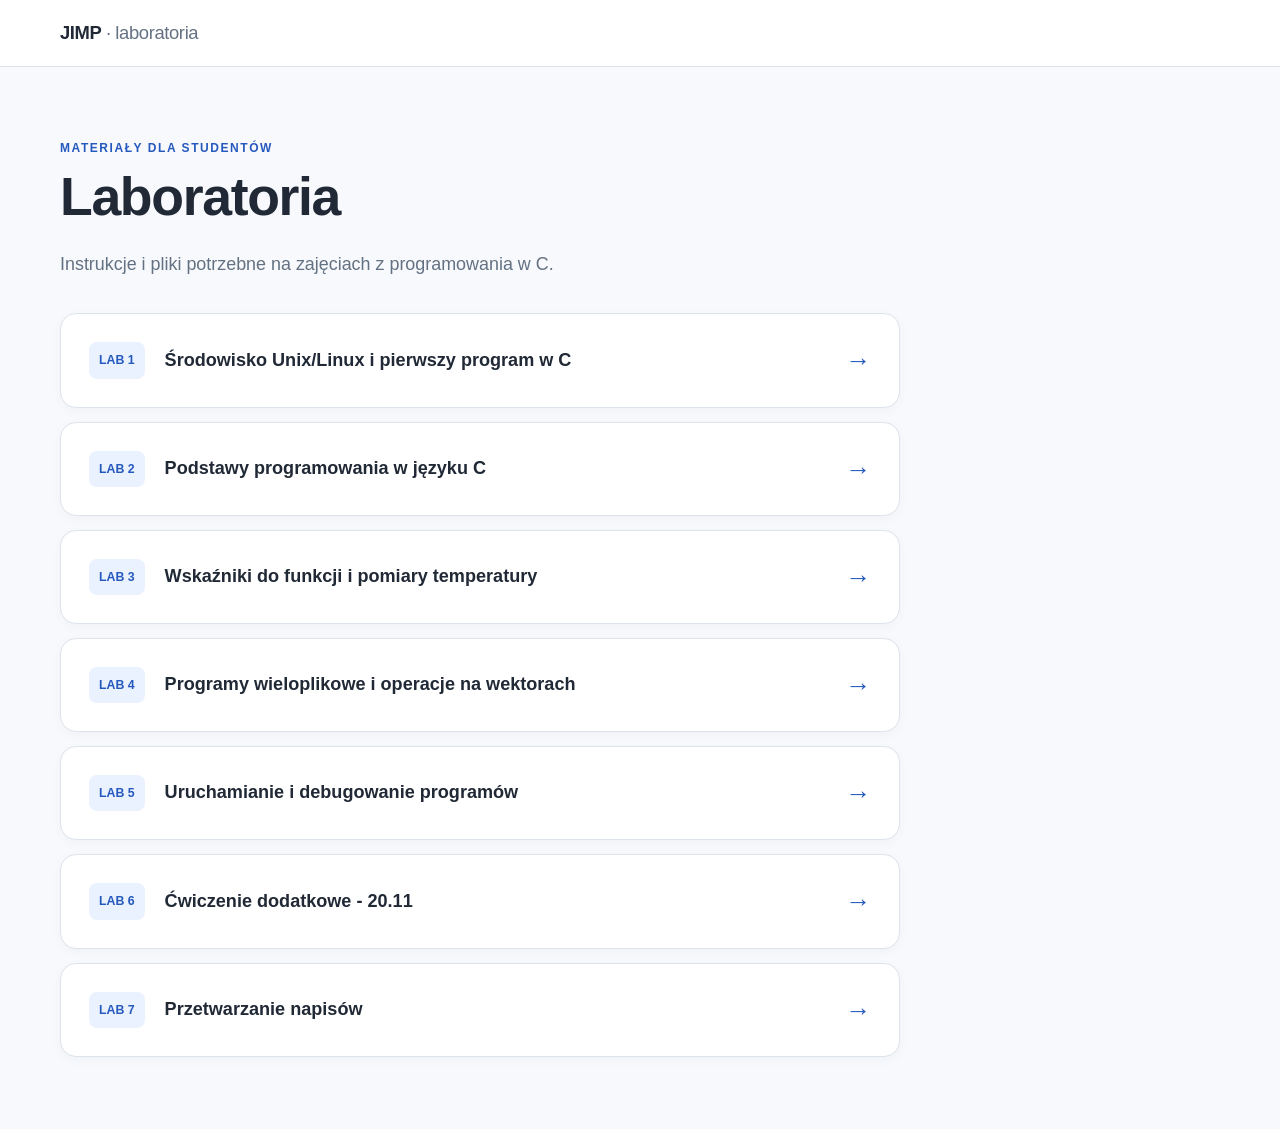
<file: index.html>
<!doctype html>
<html lang="pl">
<head>
  <meta charset="utf-8"><meta name="viewport" content="width=device-width,initial-scale=1">
  <title>JIMP — Laboratoria</title><link rel="stylesheet" href="assets/style.css">
  <link rel="icon" type="image/png" href="assets/favicon.png">
</head>
<body>
  <header class="topbar"><div class="shell"><a class="brand" href="./">JIMP <span>· laboratoria</span></a></div></header>
  <main class="shell landing">
    <div class="eyebrow">Materiały dla studentów</div>
    <h1>Laboratoria</h1>
    <p class="intro">Instrukcje i pliki potrzebne na zajęciach z programowania w C.</p>
    <div id="lab-list" class="lab-list" aria-live="polite"><a class="lab-card" href="labs/lab.html?id=3"><span class="lab-number">LAB 3</span><strong>Wskaźniki do funkcji i pomiary temperatury</strong><span class="card-arrow" aria-hidden="true">→</span></a></div>
  </main>
  <script src="assets/home.js" defer></script>
</body>
</html>
</file>
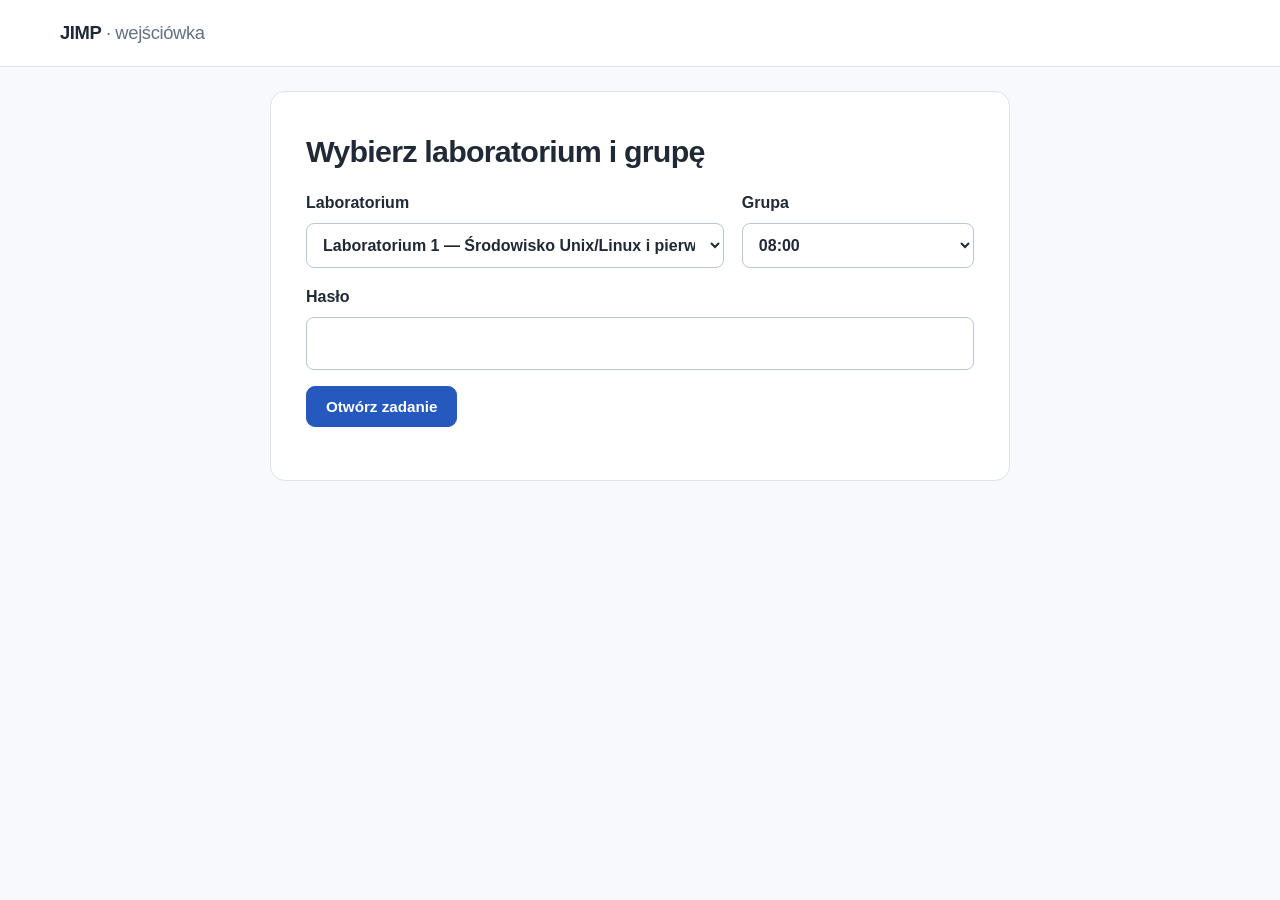
<file: teacher.html>
<!doctype html>
<html lang="pl">
<head>
  <meta charset="utf-8"><meta name="viewport" content="width=device-width,initial-scale=1">
  <title>Wejściówka — JIMP</title><link rel="stylesheet" href="assets/style.css">
  <link rel="stylesheet" href="assets/teacher-projector.css">
  <link rel="shortcut icon" type="image/x-icon" href="favicon.ico">
</head>
<body class="teacher-body">
<header class="topbar"><div class="shell"><span class="brand">JIMP <span>· wejściówka</span></span></div></header>
<main class="shell teacher-shell">
  <section id="login" class="login-card">
    <h1>Wybierz laboratorium i grupę</h1>
    <div class="form-grid">
      <label>Laboratorium<select id="lab" autocomplete="off"></select></label>
      <label>Grupa<select id="group" autocomplete="off"><option value="08">08:00</option><option value="10">10:00</option><option value="12">12:00</option></select></label>
    </div>
    <label>Hasło<input id="password" type="password" autocomplete="off"></label>
    <button id="unlock" class="button" type="button">Otwórz zadanie</button>
    <p id="error" class="error" role="alert" aria-live="polite"></p>
  </section>
  <div id="presentation" hidden>
    <div class="presentation-toolbar"><span id="group-label" aria-live="polite"></span><div class="action-row"><button id="fullscreen" class="button secondary" type="button">Pełny ekran</button><button id="lock" class="button secondary" type="button">Zablokuj</button></div></div>
    <article id="slide" class="question-sheet"></article>
  </div>
</main>
<script src="assets/teacher.js" defer></script>
</body>
</html>
</file>
<file: assets/style.css>
:root {color-scheme:light;--ink:#202935;--muted:#637182;--border:#dce3ea;--paper:#fff;--background:#f7f9fc;--accent:#2559bd;--accent-deep:#17458f;--soft:#eaf1ff;--mono-bg:#171d28;--mono:#ecf1f9;font-family:Inter,"Segoe UI",Arial,sans-serif;}
*{box-sizing:border-box} html{scroll-behavior:smooth} body{margin:0;background:var(--background);color:var(--ink);line-height:1.65;font-size:16px}
a{color:var(--accent)} a:hover{text-decoration-thickness:2px} code,pre,textarea{font-family:Consolas,"Liberation Mono",monospace}
code{font-size:.92em} p{margin:0 0 1rem} h1,h2,h3{line-height:1.22;letter-spacing:-.025em} h1{font-size:clamp(2.1rem,4.5vw,3.35rem);margin:.35rem 0 1.25rem} h2{font-size:1.65rem;margin:0 0 1rem}h3{font-size:1.2rem;margin:2rem 0 .65rem}li{margin-bottom:.55rem}
.shell{width:min(1160px,calc(100% - 48px));margin:0 auto}
.topbar{border-bottom:1px solid var(--border);background:var(--paper)}.topbar .shell{min-height:66px;display:flex;justify-content:space-between;align-items:center;gap:20px}.brand{font-size:1.15rem;letter-spacing:-.02em;font-weight:800;text-decoration:none;color:var(--ink)}.brand span{font-weight:500;color:var(--muted)}.toplink{font-size:.92rem;text-decoration:none;font-weight:600}
.landing{padding:72px 0}.eyebrow,.section-kicker{font-size:.75rem;text-transform:uppercase;font-weight:800;letter-spacing:.13em;color:var(--accent)}.intro{font-size:1.12rem;line-height:1.65;color:var(--muted);max-width:750px}.lab-list{display:grid;gap:14px;margin-top:34px;max-width:840px}.lab-card{display:flex;align-items:center;gap:20px;padding:25px 28px;background:var(--paper);border:1px solid var(--border);border-radius:16px;text-decoration:none;color:var(--ink);box-shadow:0 3px 12px #142a4a08;transition:transform .15s,border-color .15s}.lab-card:hover{transform:translateY(-2px);border-color:#9ab8ef}.lab-number{white-space:nowrap;color:var(--accent);background:var(--soft);font-size:.77rem;font-weight:800;border-radius:8px;padding:8px 10px}.lab-card strong{flex:1;font-size:1.13rem}.card-arrow{font-size:1.6rem;color:var(--accent)}
.lesson{padding-top:50px;padding-bottom:96px}.lesson>.intro{max-width:900px;margin-bottom:35px}.lesson-layout{display:grid;grid-template-columns:minmax(0,1fr) 218px;gap:32px;align-items:start}.lesson-main{min-width:0}.section-block{padding:34px 38px;margin-bottom:24px;background:var(--paper);border:1px solid var(--border);border-radius:16px;box-shadow:0 2px 8px #142a4a05;scroll-margin-top:25px}.section-kicker{margin-bottom:12px}.steps{padding-left:25px}.lesson-toc{position:sticky;top:30px;display:flex;flex-direction:column;gap:4px;padding:22px;background:var(--paper);border:1px solid var(--border);border-radius:14px}.lesson-toc a{display:block;text-decoration:none;font-size:.88rem;color:var(--muted);padding:7px 4px}.lesson-toc a:hover{color:var(--accent)}.toc-label{font-size:.75rem;text-transform:uppercase;letter-spacing:.08em;font-weight:800;color:var(--muted);margin-bottom:8px}
.note{border:1px solid #d3e0fd;background:#f3f7ff;border-left:4px solid #6795e9;border-radius:8px;padding:16px 20px;margin:20px 0}.note strong{font-size:.93rem}.note p:last-child{margin-bottom:0}.note.warning{border-color:#ead8ac;background:#fff9ec;border-left-color:#d3a548}
.download-strip{display:flex;gap:20px;justify-content:space-between;align-items:center;background:#f7f9fd;border:1px solid var(--border);border-radius:12px;padding:20px 22px;margin:22px 0}.download-strip.primary{background:#eef5ff;border-color:#bad1f8}.download-strip p{font-size:.9rem;margin:.2rem 0 0;color:var(--muted)}
.button{display:inline-flex;align-items:center;justify-content:center;gap:8px;border:1px solid var(--accent);border-radius:9px;padding:11px 19px;background:var(--accent);font-size:.95rem;font-weight:700;text-decoration:none;color:#fff;cursor:pointer;white-space:nowrap}.button:hover{background:var(--accent-deep);color:#fff}.button.small{font-size:.85rem;padding:9px 14px}.button.secondary{background:white;color:var(--ink);border-color:#bac7d7}.button.secondary:hover{background:#f4f8fe}.button:disabled{opacity:.5;cursor:wait}
.code-box{background:var(--mono-bg);color:var(--mono);border-radius:12px;overflow:hidden;margin:14px 0 20px}.code-header{display:flex;align-items:center;justify-content:space-between;gap:15px;color:#a8b9d0;border-bottom:1px solid #ffffff20;padding:9px 17px;font:12px "Segoe UI",sans-serif}.copy-btn{color:#b7cffc;background:transparent;border:1px solid #7890ab6c;border-radius:5px;cursor:pointer;padding:5px 10px;font-size:12px}.code-box pre{padding:20px;margin:0;overflow-x:auto;font-size:14px;line-height:1.6;tab-size:4;white-space:pre}.code-box code{font-size:inherit;line-height:inherit}.formula-grid{display:grid;grid-template-columns:repeat(2,minmax(0,1fr));gap:12px;margin:16px 0}.formula{padding:18px;background:#f5f7fb;border:1px solid var(--border);border-radius:10px}.formula span{font-size:.83rem;color:var(--muted);display:block}.formula strong{font-size:1.2rem}
.muted{color:var(--muted)}.notes-section label{display:block;margin-bottom:14px;font-size:.9rem}.scratch{display:block;width:100%;border:1px solid #414e61;background:var(--mono-bg);color:var(--mono);border-radius:12px;min-height:230px;padding:18px;font-size:15px;line-height:1.6;resize:vertical}.smallprint{font-size:.8rem;margin-top:10px}
.teacher-shell{padding-top:44px;padding-bottom:70px}.login-card{background:var(--paper);border:1px solid var(--border);border-radius:15px;padding:35px;max-width:740px;margin:auto}.login-card h1{font-size:1.9rem}.login-card label{font-weight:650;display:flex;flex-direction:column;gap:7px;margin-bottom:16px}.login-card select,.login-card input{display:block;width:100%;padding:12px;border:1px solid #b9c6d5;border-radius:8px;font:inherit;background:#fff;color:var(--ink)}.form-grid{display:grid;grid-template-columns:1.8fr 1fr;gap:18px}.error{color:#a32235;font-weight:600;margin-top:18px}.presentation-toolbar{display:flex;justify-content:space-between;align-items:center;gap:20px;flex-wrap:wrap;margin-bottom:20px}.presentation-toolbar>span{font-size:.93rem;color:var(--muted);font-weight:700}.action-row{display:flex;gap:10px}.question-sheet{padding:clamp(24px,4vw,56px);background:#fff;border:1px solid var(--border);border-radius:16px;font-size:clamp(1.18rem,2.3vw,1.8rem);line-height:1.48}.question-sheet h1{font-size:clamp(2rem,3.5vw,3.2rem);margin-top:0}.question-sheet h2{font-size:clamp(1.15rem,2vw,1.55rem);margin:1.6rem 0 .5rem}.question-sheet li{margin:.4rem 0}.question-sheet .example{font-family:Consolas,monospace;font-size:clamp(1.2rem,2vw,1.65rem);white-space:pre-wrap;margin-bottom:.25rem}.question-sheet .task-text{line-height:1.48}
[hidden]{display:none!important}#presentation:fullscreen{background:var(--background);padding:3.5vh 4vw;overflow-y:auto}#presentation:fullscreen .question-sheet{font-size:clamp(1.4rem,2.3vw,2.4rem)}
@media(max-width:860px){.lesson-layout{grid-template-columns:1fr}.lesson-toc{position:static;order:-1;flex-direction:row;flex-wrap:wrap}.lesson-toc a{padding:5px}.section-block{padding:27px 24px}}@media(max-width:600px){.shell{width:min(100% - 30px,1160px)}.landing{padding-top:45px}.toplink{font-size:.8rem}.lab-card{padding:18px;gap:12px;flex-wrap:wrap}.download-strip{align-items:flex-start;flex-direction:column}.formula-grid,.form-grid{grid-template-columns:1fr}.lesson{padding-top:35px}.section-block{padding:22px 18px}.login-card{padding:23px}.action-row{flex-wrap:wrap}}

/* Markdown-generated laboratory content */
#lab-intro{max-width:900px;margin-bottom:35px}
#lab-intro p{font-size:1.12rem;line-height:1.65;color:var(--muted);margin:0 0 1rem}
.md-quote{margin:18px 0;border-left:3px solid #9babc0;background:#f7f9fc;padding:12px 18px}
.md-quote p:last-child{margin-bottom:0}
.markdown-image{display:block;max-width:100%;height:auto;border-radius:10px;margin:16px 0}
.load-error{color:#a32235;font-weight:600;background:#fff3f4;padding:18px;border-radius:10px}


/* Tabele w instrukcjach */
.lesson-main .table-scroll {
  max-width: 100%;
  overflow-x: auto;
  margin: 1rem 0 1.4rem;
}

.lesson-main .md-table {
  width: 100%;
  border-collapse: collapse;
  font-size: 0.95rem;
}

.lesson-main .md-table th,
.lesson-main .md-table td {
  padding: 0.65rem 0.9rem;
  border-bottom: 1px solid rgba(128, 128, 128, 0.25);
  text-align: left;
  vertical-align: top;
}

.lesson-main .md-table th {
  background: rgba(128, 128, 128, 0.10);
  font-weight: 650;
}

.lesson-main .md-table .align-center {
  text-align: center;
}

.lesson-main .md-table .align-right {
  text-align: right;
}
</file>
<file: assets/teacher-projector.css>
/* JIMP Wejściówka — wide, compact, projector-oriented layout.
   Only applies to the teacher page; does not affect student labs. */
.teacher-body .teacher-shell {
  width: min(1560px, calc(100% - 70px));
  padding-top: 24px;
  padding-bottom: 36px;
}

.teacher-body .presentation-toolbar { margin-bottom: 12px; }

.teacher-body .question-sheet {
  display: grid;
  gap: clamp(12px, 1.15vw, 19px);
  padding: clamp(18px, 2vw, 32px);
  font-size: clamp(1.03rem, 1.35vw, 1.4rem);
  line-height: 1.4;
}
.teacher-body .question-sheet h1 {
  font-size: clamp(1.75rem, 2.65vw, 2.75rem);
  line-height: 1.13;
  margin: 0;
}
.teacher-body .question-sheet .task-text {
  margin: 0;
  line-height: 1.5;
  white-space: pre-line; /* zachowaj Entery z question.text */
}
.teacher-body .question-layout {
  display: grid;
  grid-template-columns: minmax(0, 1.07fr) minmax(0, 1fr);
  gap: clamp(12px, 1.2vw, 19px);
  align-items: stretch;
  min-width: 0;
}
.teacher-body .question-layout.one-panel { grid-template-columns: 1fr; }
.teacher-body .question-panel {
  border: 1px solid var(--border, #dce3ea);
  border-radius: 11px;
  background: #f7f9fc;
  padding: clamp(13px, 1.3vw, 19px);
  min-width: 0;
}
.teacher-body .question-panel h2,
.teacher-body .question-example h2 {
  font-size: clamp(1.06rem, 1.42vw, 1.45rem);
  line-height: 1.25;
  margin: 0 0 10px;
}
.teacher-body .question-code-box {
  background: #171d28;
  color: #ecf1f9;
  border-radius: 9px;
  overflow: hidden;
}
.teacher-body .question-code-section + .question-code-section {
  border-top: 1px solid #ffffff30;
}
.teacher-body .question-code-label {
  padding: 8px 13px 2px;
  color: #b8cae5;
  font-size: clamp(.78rem, .9vw, .95rem);
  font-weight: 600;
}
.teacher-body .question-code-section pre {
  padding: 6px 13px 12px;
  margin: 0;
  font-size: clamp(.9rem, 1.18vw, 1.27rem);
  line-height: 1.42;
  white-space: pre-wrap;
  overflow-wrap: anywhere;
  tab-size: 4;
}
.teacher-body .question-code-section code { font-size: inherit; }
.teacher-body .requirements-panel ul {
  padding-left: 1.22em;
  margin: 4px 0 0;
}
.teacher-body .requirements-panel li {
  margin: 0 0 .6em;
  padding-left: .08em;
}
.teacher-body .requirements-panel li:last-child { margin-bottom: 0; }
.teacher-body .question-example {
  border: 1px solid var(--border, #dce3ea);
  border-radius: 11px;
  padding: clamp(12px, 1.2vw, 18px);
}
.teacher-body .question-example h2 { margin-bottom: 6px; }
.teacher-body .question-example-grid {
  display: grid;
  grid-template-columns: minmax(0, 1fr) minmax(0, 1fr);
  gap: 10px 20px;
}
.teacher-body .question-example-value {
  display: flex;
  gap: 10px;
  align-items: baseline;
  min-width: 0;
}
.teacher-body .question-example-value strong { white-space: nowrap; }
.teacher-body .question-example-value code {
  font-size: clamp(.9rem, 1.16vw, 1.25rem);
  overflow-wrap: anywhere;
  min-width: 0;
}
/* Override the old fullscreen rule's enlarged font so it doesn't overflow. */
#presentation:fullscreen {
  height: 100vh;
  padding: clamp(14px, 2vw, 32px);
  overflow-y: auto;
}
#presentation:fullscreen .question-sheet {
  max-width: 1580px;
  margin: 0 auto;
  font-size: clamp(1.1rem, 1.4vw, 1.5rem);
}
#presentation:fullscreen .presentation-toolbar {
  max-width: 1580px;
  margin-left: auto;
  margin-right: auto;
}
@media (max-width: 900px) {
  .teacher-body .question-layout,
  .teacher-body .question-example-grid { grid-template-columns: 1fr; }
  .teacher-body .teacher-shell { width: min(100% - 28px, 1560px); }
}

/* Puste wymagania (requirements: []) nie powinny zajmowac miejsca. */
.teacher-body .requirements-panel:has(ul:empty) {
  display: none;
}
</file>
